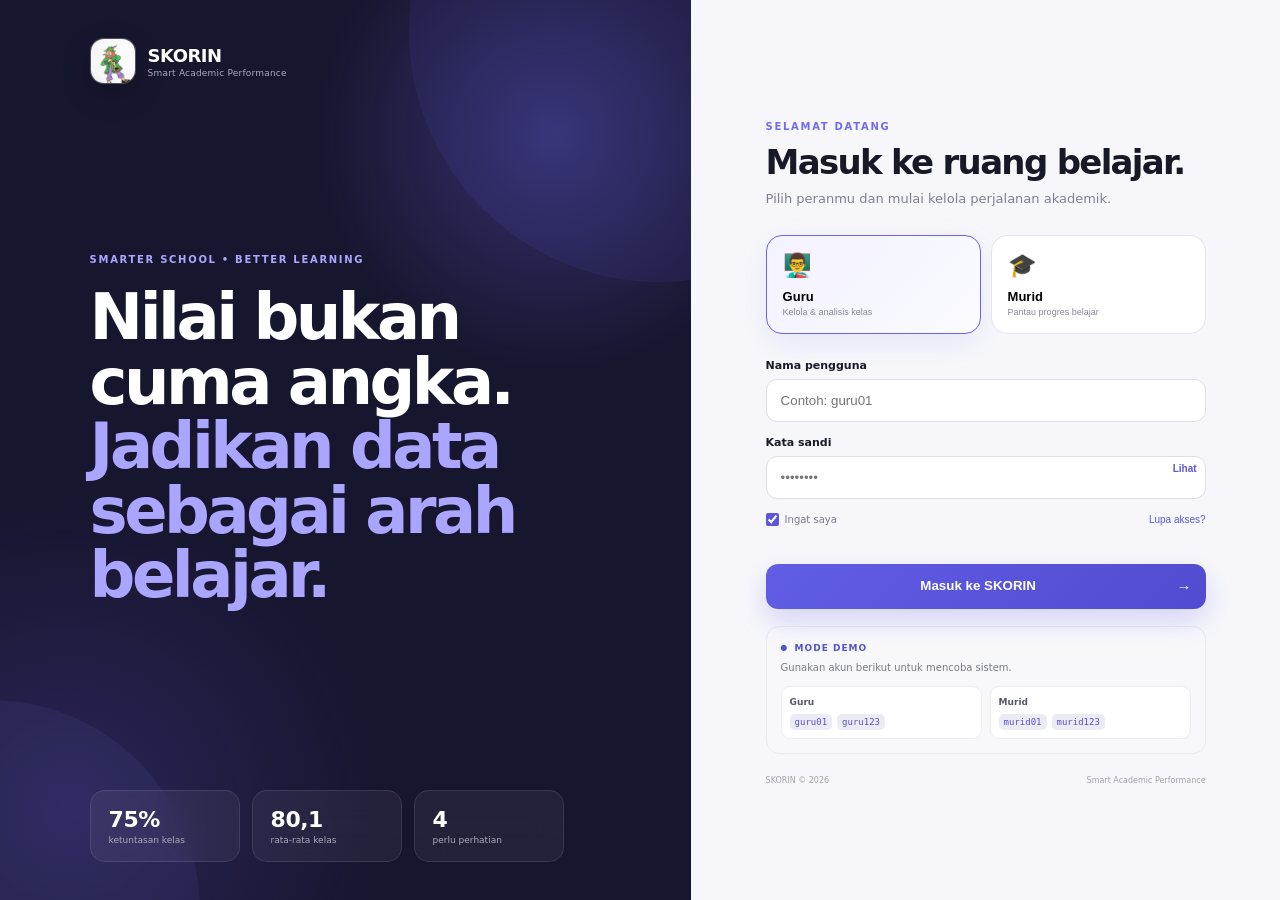
<file: index.html>
<!DOCTYPE html>
<html lang="id">
<head>
  <meta charset="UTF-8">
  <meta name="viewport" content="width=device-width, initial-scale=1.0">

  <title>SKORIN — Smart Academic Performance</title>

  <link rel="stylesheet" href="css/auth.css">
  <link rel="stylesheet" href="css/components.css">
</head>

<body class="auth-body">

  <div class="auth-shell">

    <!-- =========================
         LEFT / VISUAL AREA
    ========================== -->
    <section class="auth-visual">

      <div class="brand">

        <div class="brand-logo-wrap">
          <img
            src="thanks.png"
            alt="Logo SKORIN"
            class="brand-logo"
          >
        </div>

        <div class="brand-text">
          <b>SKORIN</b>
          <small>Smart Academic Performance</small>
        </div>

      </div>


      <div class="visual-copy">

        <span class="eyebrow">
          SMARTER SCHOOL • BETTER LEARNING
        </span>

        <h1>
          Nilai bukan cuma angka.
          <br>

          <em>
            Jadikan data sebagai arah belajar.
          </em>
        </h1>

      

      </div>


      <!-- Statistik dummy -->
      <div class="mini-insights">

        <div class="mini-card">
          <b id="miniTuntas">—</b>
          <span>ketuntasan kelas</span>
        </div>

        <div class="mini-card">
          <b id="miniRata">—</b>
          <span>rata-rata kelas</span>
        </div>

        <div class="mini-card">
          <b id="miniPerhatian">—</b>
          <span>perlu perhatian</span>
        </div>

      </div>

    </section>


    <!-- =========================
         RIGHT / LOGIN AREA
    ========================== -->
    <section class="auth-panel">

      <div class="auth-card">


        <!-- Mobile Brand -->
        <div class="mobile-brand brand">

          <div class="brand-logo-wrap">
            <img
              src="thanks.png"
              alt="Logo SKORIN"
              class="brand-logo"
            >
          </div>

          <div class="brand-text">
            <b>SKORIN</b>
            <small>Smart Academic Performance</small>
          </div>

        </div>


        <span class="eyebrow">
          SELAMAT DATANG
        </span>


        <h2>
          Masuk ke ruang belajar.
        </h2>


        <p class="muted">
          Pilih peranmu dan mulai kelola perjalanan akademik.
        </p>


        <!-- =========================
             ROLE SELECTOR
        ========================== -->

        <div class="role-tabs">

          <button
            class="role-tab active"
            type="button"
            data-role="guru"
            aria-pressed="true"
          >

            <span aria-hidden="true">
              👨‍🏫
            </span>

            <b>Guru</b>

            <small>
              Kelola &amp; analisis kelas
            </small>

          </button>


          <button
            class="role-tab"
            type="button"
            data-role="murid"
            aria-pressed="false"
          >

            <span aria-hidden="true">
              🎓
            </span>

            <b>Murid</b>

            <small>
              Pantau progres belajar
            </small>

          </button>

        </div>


        <!-- =========================
             LOGIN FORM
        ========================== -->

        <form id="loginForm">

          <label>
            Nama pengguna

            <input
              id="username"
              type="text"
              placeholder="Contoh: guru01"
              autocomplete="username"
              required
            >

          </label>


          <label>

            Kata sandi

            <div class="password-wrap">

              <input
                id="password"
                type="password"
                placeholder="••••••••"
                autocomplete="current-password"
                required
              >

              <button
                type="button"
                id="togglePass"
              >
                Lihat
              </button>

            </div>

          </label>


          <div class="form-row">

            <label class="check">

              <input
                type="checkbox"
                id="remember"
                checked
              >

              Ingat saya

            </label>


            <button
              type="button"
              class="text-link"
              id="forgot"
            >
              Lupa akses?
            </button>

          </div>


          <p
            id="loginMsg"
            class="form-error"
            role="alert"
          ></p>


          <button
            class="primary-btn"
            type="submit"
          >

            Masuk ke SKORIN

            <span aria-hidden="true">
              →
            </span>

          </button>

        </form>


        <!-- =========================
             DEMO ACCOUNT
        ========================== -->

        <div class="demo-note">

          <div class="demo-title">
            <span>●</span>
            MODE DEMO
          </div>

          <p>
            Gunakan akun berikut untuk mencoba sistem.
          </p>

          <div class="demo-account">

            <div>
              <strong>Guru</strong>

              <code>guru01</code>

              <code>guru123</code>
            </div>

            <div>
              <strong>Murid</strong>

              <code>murid01</code>

              <code>murid123</code>
            </div>

          </div>

        </div>


        <div class="auth-footer">

          <span>
            SKORIN © 2026
          </span>

          <span>
            Smart Academic Performance
          </span>

        </div>

      </div>

    </section>

  </div>


  <script src="js/data.js"></script>
  <script src="js/auth.js"></script>

</body>
</html>
</file>
<file: css/auth.css>
/* =====================================================
   SKORIN — AUTHENTICATION PAGE
===================================================== */

* {
  box-sizing: border-box;
  margin: 0;
  padding: 0;
}


body {
  font-family:
    Inter,
    ui-sans-serif,
    system-ui,
    -apple-system,
    BlinkMacSystemFont,
    "Segoe UI",
    sans-serif;

  color: #181927;
}


/* =====================================================
   BODY
===================================================== */

.auth-body {
  min-height: 100vh;

  background:
    radial-gradient(
      circle at 10% 20%,
      rgba(105, 96, 255, 0.08),
      transparent 30%
    ),

    #f7f7fb;
}


/* =====================================================
   MAIN SHELL
===================================================== */

.auth-shell {
  min-height: 100vh;

  display: grid;

  grid-template-columns:
    minmax(0, 1.08fr)
    minmax(420px, 0.92fr);
}


/* =====================================================
   LEFT SIDE
===================================================== */

.auth-visual {

  position: relative;

  overflow: hidden;

  min-height: 100vh;

  padding:
    38px
    clamp(40px, 7vw, 100px);

  display: flex;

  flex-direction: column;

  justify-content: space-between;

  color: white;

  background:

    radial-gradient(
      circle at 80% 15%,
      rgba(121, 112, 255, 0.30),
      transparent 25%
    ),

    radial-gradient(
      circle at 10% 90%,
      rgba(99, 82, 210, 0.25),
      transparent 30%
    ),

    #17162f;
}


/* decorative circles */

.auth-visual::before {

  content: "";

  position: absolute;

  width: 500px;
  height: 500px;

  border-radius: 50%;

  right: -220px;
  top: -220px;

  background: #6c63ff;

  opacity: 0.08;

  border:
    1px solid
    rgba(255,255,255,0.1);
}


.auth-visual::after {

  content: "";

  position: absolute;

  width: 420px;
  height: 420px;

  border-radius: 50%;

  left: -220px;
  bottom: -220px;

  background: #847cff;

  opacity: 0.07;
}


/* =====================================================
   BRAND
===================================================== */

.brand {

  position: relative;

  z-index: 2;

  display: flex;

  align-items: center;

  gap: 12px;
}


/* Logo wrapper */

.brand-logo-wrap {

  width: 46px;
  height: 46px;

  flex-shrink: 0;

  overflow: hidden;

  display: flex;

  align-items: center;

  justify-content: center;

  border-radius: 14px;

  background:
    rgba(255,255,255,0.12);

  border:
    1px solid
    rgba(255,255,255,0.15);

  box-shadow:
    0 10px 30px
    rgba(0,0,0,0.20);
}


/* Logo image */

.brand-logo {

  width: 100%;
  height: 100%;

  object-fit: cover;

  display: block;
}


/* Brand text */

.brand-text b {

  display: block;

  font-size: 18px;

  font-weight: 850;

  letter-spacing: -0.5px;
}


.brand-text small {

  display: block;

  margin-top: 2px;

  font-size: 9px;

  color: #aaa9c2;

  letter-spacing: 0.2px;
}


/* =====================================================
   EYEBROW
===================================================== */

.eyebrow {

  display: inline-block;

  font-size: 10px;

  font-weight: 850;

  letter-spacing: 1.7px;

  color: #706cf2;
}


.auth-visual .eyebrow {

  color: #aaa7ff;
}


/* =====================================================
   VISUAL COPY
===================================================== */

.visual-copy {

  position: relative;

  z-index: 2;

  max-width: 700px;
}


.visual-copy h1 {

  margin:
    18px 0;

  font-size:
    clamp(40px, 5vw, 70px);

  line-height: 1.01;

  letter-spacing: -3.5px;
}


.visual-copy h1 em {

  font-style: normal;

  color: #aaa6ff;
}


.visual-copy p {

  max-width: 590px;

  color: #b8b7ca;

  font-size: 14px;

  line-height: 1.75;
}


/* =====================================================
   MINI INSIGHTS
===================================================== */

.mini-insights {

  position: relative;

  z-index: 2;

  display: flex;

  gap: 12px;
}


.mini-card {

  min-width: 150px;

  padding: 16px 18px;

  border:
    1px solid
    rgba(255,255,255,0.10);

  border-radius: 15px;

  background:
    rgba(255,255,255,0.055);

  backdrop-filter: blur(15px);
}


.mini-card b {

  display: block;

  font-size: 22px;

  letter-spacing: -0.5px;
}


.mini-card span {

  display: block;

  margin-top: 3px;

  font-size: 9px;

  color: #aaa9bd;
}


/* =====================================================
   RIGHT PANEL
===================================================== */

.auth-panel {

  min-height: 100vh;

  display: grid;

  place-items: center;

  padding: 35px;
}


/* =====================================================
   LOGIN CARD
===================================================== */

.auth-card {

  width: min(440px, 100%);
}


/* =====================================================
   MOBILE BRAND
===================================================== */

.mobile-brand {

  display: none;

  margin-bottom: 38px;
}


.mobile-brand .brand-logo-wrap {

  background: #f0efff;

  border-color: #e5e3ff;

  box-shadow: none;
}


/* =====================================================
   HEADING
===================================================== */

.auth-card h2 {

  margin:
    10px 0 8px;

  font-size: 34px;

  line-height: 1.1;

  letter-spacing: -1.7px;
}


.muted {

  color: #7e8090;

  font-size: 13px;

  line-height: 1.6;
}


/* =====================================================
   ROLE TABS
===================================================== */

.role-tabs {

  display: grid;

  grid-template-columns: 1fr 1fr;

  gap: 10px;

  margin: 25px 0;
}


.role-tab {

  border:
    1px solid
    #e4e4ec;

  background: white;

  border-radius: 16px;

  padding: 16px;

  text-align: left;

  cursor: pointer;

  transition:
    0.2s ease;
}


.role-tab:hover {

  transform:
    translateY(-2px);

  border-color:
    #bbb8ff;
}


.role-tab span {

  display: block;

  margin-bottom: 10px;

  font-size: 23px;
}


.role-tab b {

  display: block;

  font-size: 13px;
}


.role-tab small {

  display: block;

  margin-top: 3px;

  color: #898a98;

  font-size: 9px;
}


.role-tab.active {

  border-color:
    #6863e9;

  background:
    linear-gradient(
      135deg,
      #f3f2ff,
      #fafaff
    );

  box-shadow:
    0 10px 30px
    rgba(91,87,223,0.10);
}


/* =====================================================
   FORM
===================================================== */

.auth-card form > label {

  display: block;

  margin: 14px 0;

  font-size: 11px;

  font-weight: 750;
}


.auth-card input[type="text"],
.auth-card input[type="password"] {

  width: 100%;

  margin-top: 7px;

  padding: 13px 14px;

  border:
    1px solid
    #dedee8;

  border-radius: 11px;

  outline: none;

  background: #fff;

  color: #181927;

  transition:
    0.2s ease;
}


.auth-card input:focus {

  border-color:
    #6b66ed;

  box-shadow:
    0 0 0 4px
    rgba(107,102,237,0.10);
}


/* =====================================================
   PASSWORD
===================================================== */

.password-wrap {

  position: relative;
}


.password-wrap input {

  padding-right: 65px !important;
}


.password-wrap button {

  position: absolute;

  right: 9px;

  top: 14px;

  border: none;

  background: transparent;

  color: #5d58d5;

  font-size: 10px;

  font-weight: 700;

  cursor: pointer;
}


/* =====================================================
   FORM ROW
===================================================== */

.form-row {

  display: flex;

  align-items: center;

  justify-content: space-between;

  margin:
    13px 0 16px;

  color: #777989;

  font-size: 10px;
}


.check {

  display: flex !important;

  align-items: center;

  gap: 6px;

  margin: 0 !important;

  font-weight: 500 !important;
}


.check input {

  accent-color: #5b57df;
}


.text-link {

  border: 0;

  background: transparent;

  color: #5b57df;

  font-size: 10px;

  cursor: pointer;
}


/* =====================================================
   ERROR
===================================================== */

.form-error {

  min-height: 16px;

  margin-bottom: 7px;

  color: #d43c4b;

  font-size: 10px;
}


/* =====================================================
   PRIMARY BUTTON
===================================================== */

.primary-btn {

  width: 100%;

  padding: 14px;

  border: 0;

  border-radius: 12px;

  background:
    linear-gradient(
      135deg,
      #625de5,
      #504bd0
    );

  color: white;

  font-weight: 800;

  cursor: pointer;

  box-shadow:
    0 12px 28px
    rgba(91,87,223,0.22);

  transition:
    0.2s ease;
}


.primary-btn:hover {

  transform:
    translateY(-2px);

  box-shadow:
    0 16px 32px
    rgba(91,87,223,0.28);
}


.primary-btn span {

  float: right;

  font-size: 15px;
}


/* =====================================================
   DEMO NOTE
===================================================== */

.demo-note {

  margin-top: 17px;

  padding: 14px;

  border:
    1px solid
    #e9e9f0;

  border-radius: 13px;

  background: #f8f8fb;

  color: #77798a;

  font-size: 10px;

  line-height: 1.6;
}


.demo-title {

  display: flex;

  align-items: center;

  gap: 6px;

  margin-bottom: 4px;

  color: #5552c9;

  font-size: 9px;

  font-weight: 850;

  letter-spacing: 1px;
}


.demo-title span {

  font-size: 8px;
}


.demo-note p {

  margin-bottom: 10px;
}


.demo-account {

  display: grid;

  grid-template-columns: 1fr 1fr;

  gap: 8px;
}


.demo-account > div {

  display: flex;

  flex-wrap: wrap;

  align-items: center;

  gap: 5px;

  padding: 8px;

  border-radius: 9px;

  background: white;

  border: 1px solid #ededf2;
}


.demo-account strong {

  width: 100%;

  color: #555668;

  font-size: 9px;
}


.demo-note code {

  padding:
    3px 6px;

  border-radius: 5px;

  background: #eeeeff;

  color: #5651c9;

  font-family:
    Consolas,
    monospace;

  font-size: 9px;
}


/* =====================================================
   FOOTER
===================================================== */

.auth-footer {

  display: flex;

  justify-content: space-between;

  margin-top: 22px;

  color: #a0a1ac;

  font-size: 8px;
}


/* =====================================================
   RESPONSIVE
===================================================== */

@media (max-width: 900px) {

  .auth-shell {

    grid-template-columns: 1fr;
  }


  .auth-visual {

    display: none;
  }


  .auth-panel {

    min-height: 100vh;

    padding: 25px;
  }


  .mobile-brand {

    display: flex;
  }

}


@media (max-width: 480px) {

  .auth-panel {

    padding: 20px 16px;
  }


  .auth-card h2 {

    font-size: 29px;
  }


  .role-tab {

    padding: 13px;
  }


  .demo-account {

    grid-template-columns: 1fr;
  }


  .auth-footer {

    flex-direction: column;

    gap: 5px;
  }

}
</file>
<file: css/components.css>
/* Komponen tambahan Smart Score (dimuat SETELAH app.css / auth.css) */

.sr-only { position: absolute; width: 1px; height: 1px; overflow: hidden; clip: rect(0 0 0 0); white-space: nowrap; }

/* Fokus keyboard yang terlihat */
:focus-visible { outline: 3px solid #8f8cf5; outline-offset: 2px; }
.field input:focus-visible, .field select:focus-visible, .input:focus-visible,
.auth-card input:focus-visible { outline: 3px solid #8f8cf5; outline-offset: 0; border-color: #5b57df; }

/* Sidebar & menu mobile */
.sidebar { overflow-y: auto; }
.backdrop { display: none; position: fixed; inset: 0; background: #0006; z-index: 15; }
.backdrop.show { display: block; }
@media (min-width: 761px) { .backdrop.show { display: none; } }

/* Navigasi berupa <a> (bukan button) */
a.action, a.pill { text-decoration: none; color: inherit; }
.insight .btn-link { margin-left: auto; background: #5b57df; color: #fff; border-radius: 9px; padding: 9px 12px; font-size: 12px; text-decoration: none; white-space: nowrap; }
@media (max-width: 760px) { .insight .btn-link { margin-left: 51px; } }

/* Grafik */
.chart { height: auto; border-bottom: 0; }
.chart svg { height: auto; max-width: 100%; }
.legend { display: flex; gap: 14px; flex-wrap: wrap; font-size: 12px; color: #555; margin-top: 8px; }
.legend i { display: inline-block; width: 10px; height: 10px; border-radius: 50%; margin-right: 6px; }

/* Tabel */
.panel + .panel { margin-top: 15px; }
.table-wrap { overflow-x: auto; }
.table-wrap .table { min-width: 640px; }
.table th, .table td { font-size: 12px; }
.bar { height: 8px; min-width: 90px; background: #ecebff; border-radius: 6px; overflow: hidden; }
.bar span { display: block; height: 100%; background: #5b57df; }
.link-btn { border: 0; background: none; color: #5550d5; font-size: 12px; font-weight: 700; cursor: pointer; text-decoration: none; padding: 4px 6px; }
.link-btn:hover { text-decoration: underline; }
.link-btn.danger { color: #dc3b3b; }

/* Form */
.field label { font-size: 12px; }
.field input, .field select { font-size: 14px; }
.form-error { color: #c62828; font-size: 13px; margin-top: 12px; min-height: 1em; }
.form-info { color: #5550d5; font-size: 13px; margin-top: 12px; }
.auth-card .form-error, .auth-card .form-info { min-height: 1.2em; }
.demo-note code { background: #ebebf3; padding: 1px 5px; border-radius: 5px; }
.text-link { border: 0; background: none; padding: 0; color: #5b57d8; font-size: inherit; cursor: pointer; }
.hero .toolbar { margin-bottom: 0; }
.score-big small { font-size: 16px; font-weight: 600; }

/* Dialog tambah siswa */
dialog { border: 0; border-radius: 15px; padding: 22px; width: min(420px, 92vw); box-shadow: 0 20px 60px #0004; }
dialog::backdrop { background: #0007; }
dialog h3 { margin-bottom: 14px; }
.dialog-actions { display: flex; justify-content: flex-end; gap: 8px; margin-top: 16px; }

/* Notifikasi */
.toast { position: fixed; right: 18px; bottom: 18px; z-index: 50; background: #17162f; color: #fff; padding: 12px 16px; border-radius: 11px; font-size: 13px; box-shadow: 0 10px 30px #0004; }

/* Rekomendasi */
.recommend .card h4 { font-size: 14px; }
.recommend .card p { font-size: 12px; }
.plain-list { margin: 8px 0 0 16px; font-size: 12px; line-height: 1.7; color: #555; }
</file>
<file: css/app.css>
*{box-sizing:border-box;margin:0;padding:0}body{font-family:Inter,ui-sans-serif,system-ui,-apple-system,"Segoe UI",sans-serif;background:#f6f7fb;color:#181927}button,select,input{font:inherit}.sidebar{position:fixed;z-index:20;inset:0 auto 0 0;width:245px;background:#fff;border-right:1px solid #e8e8ef;padding:20px 14px;display:flex;flex-direction:column}.brand{display:flex;align-items:center;gap:10px;padding:0 10px 22px}.brand-mark{width:39px;height:39px;border-radius:12px;background:#5b57df;color:#fff;display:grid;place-items:center;font-size:12px;font-weight:900}.brand b{display:block;font-size:16px}.brand small{font-size:9px;color:#8a8b99}.profile{display:flex;align-items:center;gap:9px;padding:11px;background:#f7f7fb;border:1px solid #ebebf1;border-radius:13px;margin-bottom:18px}.avatar{width:35px;height:35px;border-radius:10px;background:#e8e7ff;color:#504bc8;display:grid;place-items:center;font-size:10px;font-weight:800}.profile div:nth-child(2){min-width:0;flex:1}.profile b{display:block;font-size:11px;white-space:nowrap;overflow:hidden;text-overflow:ellipsis}.profile span{font-size:9px;color:#888a98}.menu-label{font-size:9px;font-weight:800;letter-spacing:1.1px;color:#a1a2ad;margin:16px 10px 6px}.nav{display:flex;flex-direction:column;gap:3px}.nav a{text-decoration:none;color:#6f7180;font-size:11px;padding:11px;border-radius:10px;display:flex;align-items:center;gap:10px}.nav a:hover,.nav a.active{background:#f0efff;color:#5550d5;font-weight:700}.badge{margin-left:auto;background:#ecebff;color:#5550d5;border-radius:20px;padding:3px 6px;font-size:8px}.side-bottom{margin-top:auto}.logout{width:100%;border:0;background:none;text-align:left;padding:11px;color:#77798a;border-radius:10px;cursor:pointer;font-size:11px}.main{margin-left:245px;min-height:100vh}.topbar{height:76px;background:#fff;border-bottom:1px solid #e8e8ef;padding:0 30px;display:flex;align-items:center;justify-content:space-between}.mobile{display:none;border:0;background:none;font-size:21px}.crumb{font-size:9px;color:#777;letter-spacing:1px;font-weight:800}.topbar h1{font-size:20px;letter-spacing:-.5px;margin-top:4px}.top-right{display:flex;align-items:center;gap:15px}.bell{width:35px;height:35px;border:1px solid #e7e7ee;background:#fff;border-radius:10px}.content{padding:28px;max-width:1450px;margin:auto}.hero{display:flex;justify-content:space-between;gap:20px;align-items:flex-end;margin-bottom:22px}.hero h2{font-size:20px;margin:7px 0}.hero p{font-size:11px;color:#77798a;line-height:1.6;max-width:680px}.select{border:1px solid #dddde7;background:#fff;border-radius:9px;padding:9px 11px;font-size:10px}.actions{display:grid;grid-template-columns:repeat(4,1fr);gap:12px;margin-bottom:18px}.action{border:1px solid #e7e7ef;background:#fff;border-radius:14px;padding:15px;display:flex;align-items:center;gap:11px;text-align:left;cursor:pointer;transition:.2s}.action:hover{transform:translateY(-2px);box-shadow:0 10px 25px #1c1c4510}.action-icon{width:36px;height:36px;border-radius:10px;display:grid;place-items:center;background:#efeeff;color:#5752d4;font-weight:800}.action b{font-size:11px;display:block}.action span{font-size:9px;color:#888a98}.action .arrow{margin-left:auto;color:#aaa}.stats{display:grid;grid-template-columns:repeat(4,1fr);gap:12px;margin-bottom:18px}.card{background:#fff;border:1px solid #e7e7ef;border-radius:14px;padding:17px}.stat-head{display:flex;justify-content:space-between;color:#7f8190;font-size:10px}.stat-icon{width:28px;height:28px;border-radius:8px;background:#efeeff;color:#5853d5;display:grid;place-items:center;font-style:normal}.card h3{font-size:27px;margin-top:12px;letter-spacing:-1px}.card p{font-size:9px;color:#898b98;margin-top:4px}.up{color:#17924b!important;font-weight:700}.grid{display:grid;grid-template-columns:1.35fr .85fr;gap:15px}.panel{background:#fff;border:1px solid #e7e7ef;border-radius:15px;padding:18px}.panel-head{display:flex;justify-content:space-between;align-items:center;margin-bottom:18px}.panel h3{font-size:13px}.panel-head p{font-size:9px;color:#898b98;margin-top:3px}.chart{height:240px;position:relative;border-bottom:1px solid #eee}.chart svg{width:100%;height:210px;overflow:visible}.line{fill:none;stroke:#5b57df;stroke-width:3;stroke-linecap:round;stroke-linejoin:round}.fill{fill:url(#g)}.students{display:flex;flex-direction:column}.student{display:flex;align-items:center;gap:9px;padding:10px 0;border-bottom:1px solid #f0f0f3}.student:last-child{border:0}.student .avatar{border-radius:50%;width:32px;height:32px}.student-info{flex:1}.student-info b{display:block;font-size:10px}.student-info span{font-size:9px;color:#888a98}.risk{font-size:8px;padding:5px 7px;border-radius:20px;font-weight:800}.high{background:#ffebeb;color:#dc3b3b}.mid{background:#fff4df;color:#b26a08}.low{background:#e9f8ef;color:#188147}.insight{margin-top:15px;border:1px solid #dfddff;background:linear-gradient(100deg,#f0efff,#fbfbff);border-radius:14px;padding:17px;display:flex;gap:13px;align-items:center}.spark{width:38px;height:38px;background:#5b57df;color:#fff;border-radius:11px;display:grid;place-items:center}.insight b{font-size:11px}.insight p{font-size:9px;color:#77798b;line-height:1.5;margin-top:3px}.insight button{margin-left:auto;border:0;background:#5b57df;color:#fff;border-radius:9px;padding:9px 12px;font-size:9px;cursor:pointer}.table{width:100%;border-collapse:collapse}.table th{font-size:9px;color:#8a8b98;text-align:left;padding:9px;border-bottom:1px solid #eee}.table td{font-size:10px;padding:11px 9px;border-bottom:1px solid #f0f0f3}.pill{padding:4px 7px;border-radius:20px;font-size:8px;font-weight:800;background:#eee}.toolbar{display:flex;gap:8px;margin-bottom:15px;flex-wrap:wrap}.input{border:1px solid #dddde7;border-radius:9px;padding:9px 11px;background:#fff;outline:none;font-size:10px}.primary,.secondary{border-radius:9px;padding:9px 13px;font-size:10px;font-weight:700;cursor:pointer}.primary{border:0;background:#5b57df;color:#fff}.secondary{border:1px solid #dddde7;background:#fff;color:#555}.form-grid{display:grid;grid-template-columns:repeat(3,1fr);gap:12px}.field label{display:block;font-size:10px;font-weight:700}.field input,.field select{width:100%;margin-top:6px;padding:10px;border:1px solid #dddde7;border-radius:9px;outline:none;background:#fff}.result-box{margin-top:18px;padding:18px;border-radius:13px;background:#f5f4ff;border:1px solid #dedcff}.score-big{font-size:42px;font-weight:850;color:#5651d5}.muted{color:#858795;font-size:10px}.recommend{display:grid;grid-template-columns:repeat(3,1fr);gap:12px}.recommend .card h4{font-size:11px;margin:9px 0 5px}.recommend .card p{line-height:1.6}.empty{padding:30px;text-align:center;color:#888;font-size:11px}@media(max-width:1050px){.sidebar{width:210px}.main{margin-left:210px}.actions,.stats{grid-template-columns:repeat(2,1fr)}.grid{grid-template-columns:1fr}.recommend{grid-template-columns:1fr 1fr}}@media(max-width:760px){.sidebar{transform:translateX(-100%);transition:.25s}.sidebar.open{transform:translateX(0);box-shadow:15px 0 35px #0002}.main{margin-left:0}.mobile{display:block}.topbar{padding:0 16px}.content{padding:20px 15px}.hero{flex-direction:column;align-items:flex-start}.actions,.stats,.recommend,.form-grid{grid-template-columns:1fr}.insight{align-items:flex-start;flex-wrap:wrap}.insight button{margin-left:51px}}
</file>
